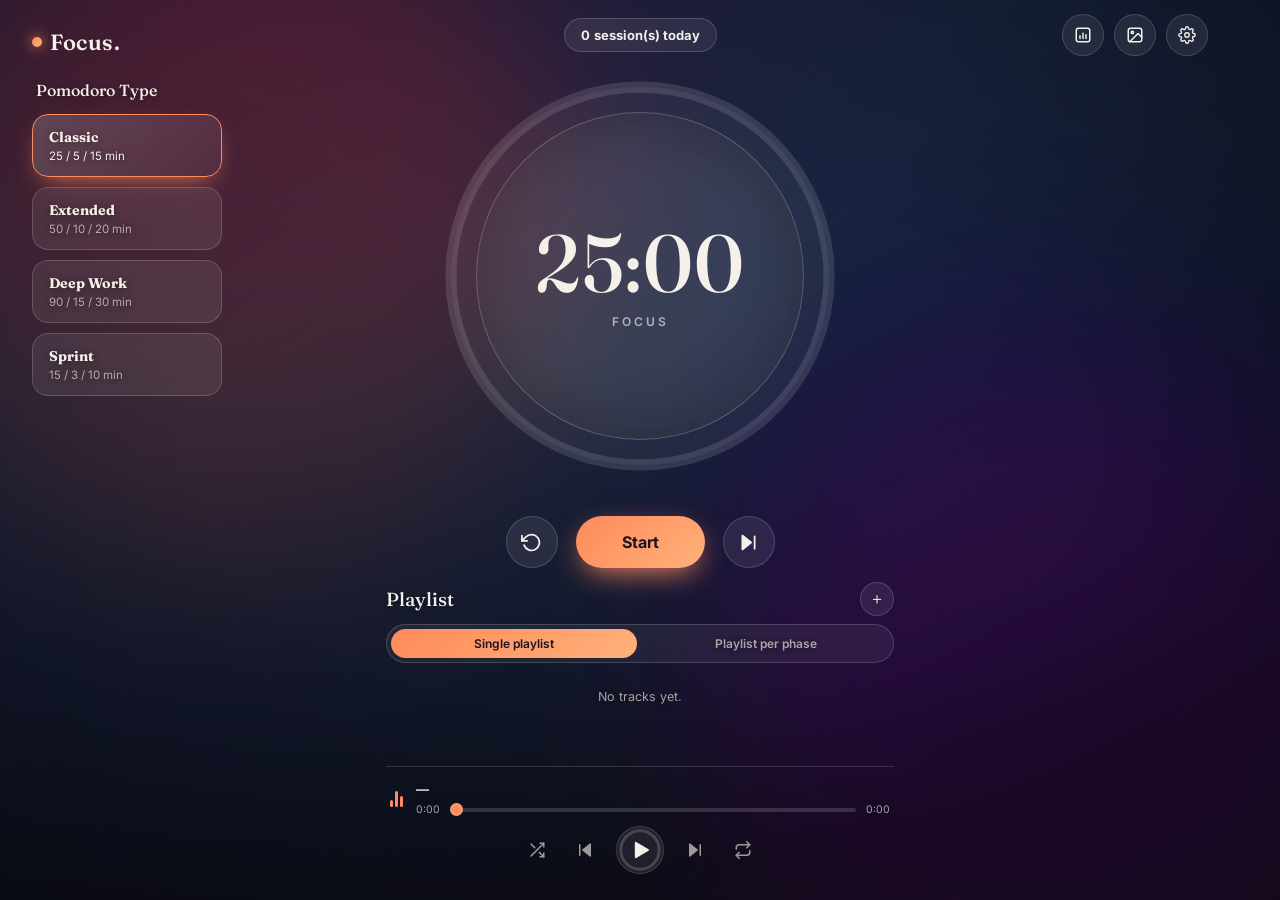
<file: index.html>
<!doctype html>
<html lang="en">
<head>
<link rel="icon" type="image/png" href="favicon.png.png">
<meta charset="UTF-8">
<meta name="viewport" content="width=device-width, initial-scale=1.0">
<meta name="description" content="Personalise your Pomodoro session however you like with Focus.">
<title>Focus</title>
<link rel="preconnect" href="https://fonts.googleapis.com">
<link rel="preconnect" href="https://fonts.gstatic.com" crossorigin>
<link href="https://fonts.googleapis.com/css2?family=Fraunces:opsz,wght@9..144,300;9..144,500;9..144,600&family=Inter:wght@400;500;600;700&display=swap" rel="stylesheet">
<link rel="stylesheet" href="style.css">
</head>
<body class="mode-focus">

  <div class="bg-layer" id="bgLayer">
    <div class="bg-base" id="bgBase"></div>
    <img class="custom-bg" id="customBg" alt="">
    <video class="bg-video" id="bgVideo" autoplay loop muted playsinline></video>
    <div class="blob blob-1"></div>
    <div class="blob blob-2"></div>
    <div class="blob blob-3"></div>
    <div class="grain"></div>
    <div class="vignette"></div>
  </div>

  <div class="app">
    <div class="side-fixed">
      <div class="brand"><span class="brand-dot"></span>Focus.</div>
      <aside class="preset-panel">
        <h2 data-i18n="presetPanelTitle">Pomodoro Type</h2>
        <div class="preset-list" id="presetList"></div>
      </aside>
    </div>

    <header class="topbar">
      <div class="session-badge"><span id="sessionCount">0</span> <span id="sessionLabel" data-i18n="sessionsToday">session(s) today</span></div>
      <div class="topbar-actions">
        <button id="statsBtn" class="icon-btn" data-i18n-title="statsBtnTitle" title="Statistics">
          <svg class="ic" viewBox="0 0 24 24" aria-hidden="true" focusable="false"><rect x="3" y="3" width="18" height="18" rx="3"></rect><path d="M8 16.5v-3.5M12 16.5v-7M16 16.5v-5"></path></svg>
        </button>
        <button id="bgBtn" class="icon-btn" data-i18n-title="bgBtnTitle" title="Change the ambiance">
          <svg class="ic" viewBox="0 0 24 24" aria-hidden="true" focusable="false"><rect x="3" y="3" width="18" height="18" rx="3"></rect><circle cx="8.5" cy="8.5" r="1.5"></circle><path d="M21 15l-5-5L5 21"></path></svg>
        </button>
        <button id="settingsBtn" class="icon-btn" data-i18n-title="settingsBtnTitle" title="Settings">
          <svg class="ic ic-fine" viewBox="0 0 24 24" aria-hidden="true" focusable="false"><circle cx="12" cy="12" r="3"></circle><path d="M19.4 15a1.65 1.65 0 0 0 .33 1.82l.06.06a2 2 0 0 1 0 2.83 2 2 0 0 1-2.83 0l-.06-.06a1.65 1.65 0 0 0-1.82-.33 1.65 1.65 0 0 0-1 1.51V21a2 2 0 0 1-2 2 2 2 0 0 1-2-2v-.09A1.65 1.65 0 0 0 9 19.4a1.65 1.65 0 0 0-1.82.33l-.06.06a2 2 0 0 1-2.83 0 2 2 0 0 1 0-2.83l.06-.06a1.65 1.65 0 0 0 .33-1.82 1.65 1.65 0 0 0-1.51-1H3a2 2 0 0 1-2-2 2 2 0 0 1 2-2h.09A1.65 1.65 0 0 0 4.6 9a1.65 1.65 0 0 0-.33-1.82l-.06-.06a2 2 0 0 1 0-2.83 2 2 0 0 1 2.83 0l.06.06a1.65 1.65 0 0 0 1.82.33H9a1.65 1.65 0 0 0 1-1.51V3a2 2 0 0 1 2-2 2 2 0 0 1 2 2v.09a1.65 1.65 0 0 0 1 1.51 1.65 1.65 0 0 0 1.82-.33l.06-.06a2 2 0 0 1 2.83 0 2 2 0 0 1 0 2.83l-.06.06a1.65 1.65 0 0 0-.33 1.82V9a1.65 1.65 0 0 0 1.51 1H21a2 2 0 0 1 2 2 2 2 0 0 1-2 2h-.09a1.65 1.65 0 0 0-1.51 1z"></path></svg>
        </button>
      </div>
    </header>

    <main class="main-grid">
      <div class="center-column">
        <section class="timer-section">
          <div class="timer-card">
            <svg class="progress-ring" viewBox="0 0 300 300">
              <circle class="ring-bg" cx="150" cy="150" r="135"></circle>
              <circle class="ring-fg" id="ringFg" cx="150" cy="150" r="135"></circle>
            </svg>
            <div class="timer-center">
              <div class="time-display" id="timeDisplay">25:00</div>
              <div class="mode-label" id="modeLabel">Focus</div>
            </div>
          </div>

          <div class="controls">
            <button class="ctrl-btn secondary" id="resetBtn" data-i18n-title="resetBtnTitle" title="Reset"><svg class="ic" viewBox="0 0 24 24" aria-hidden="true" focusable="false"><path d="M1 4v6h6"/><path d="M3.51 15a9 9 0 1 0 2.13-9.36L1 10"/></svg></button>
            <button class="ctrl-btn primary" id="startBtn" data-i18n="startBtnStart">Start</button>
            <button class="ctrl-btn secondary" id="skipBtn" data-i18n-title="skipBtnTitle" title="Skip to next"><svg class="ic" viewBox="0 0 24 24" aria-hidden="true" focusable="false"><path class="ic-fill" d="M5 4l10 8-10 8z"/><path d="M19 5v14"/></svg></button>
          </div>
        </section>

        <aside class="playlist-panel" id="playlistPanel">
          <div class="playlist-header">
            <h2>Playlist</h2>
            <div>
              <button id="addTracksBtn" class="icon-btn small" data-i18n-title="addTracksBtnTitle" title="Add tracks">＋</button>
              <input type="file" id="fileInput" accept="audio/*" multiple hidden>
            </div>
          </div>

          <div class="playlist-mode-toggle" id="playlistModeToggle">
            <button class="pmode-btn" data-plmode="unique" data-i18n="plModeUnique">Single playlist</button>
            <button class="pmode-btn" data-plmode="perphase" data-i18n="plModePerPhase">Playlist per phase</button>
          </div>

          <div class="playlist-phase-tabs" id="playlistPhaseTabs" hidden>
            <button class="pl-phase-tab" data-mode="focus" data-i18n="phaseFocus">Focus</button>
            <button class="pl-phase-tab" data-mode="short" data-i18n="phaseShort">Short break</button>
            <button class="pl-phase-tab" data-mode="long" data-i18n="phaseLong">Long break</button>
          </div>
          <p class="playlist-scope-label" id="playlistScopeLabel" hidden></p>
          <p class="playlist-readonly-note" id="playlistReadonlyNote" data-i18n="readonlyNote" hidden>This playlist will start automatically when this phase begins.</p>

          <ul class="track-list" id="trackList"></ul>

          <div class="spotify-widget" id="spotifyWidgetContainer"></div>

          <div class="now-playing" id="nowPlaying">
            <div class="eq" id="eqIcon"><span></span><span></span><span></span></div>
            <div class="np-info">
              <div class="np-title" id="npTitle">—</div>
              <div class="np-progress-wrap">
                <span id="npCurrent">0:00</span>
                <input type="range" id="seekBar" min="0" max="100" value="0" step="0.1">
                <span id="npDuration">0:00</span>
              </div>
            </div>
          </div>

          <div class="player-controls">
            <button class="player-btn" id="shuffleBtn" data-i18n-title="shuffleTitle" title="Shuffle"><svg class="ic" viewBox="0 0 24 24" aria-hidden="true" focusable="false"><path d="M16 3h5v5"/><path d="M4 20 21 3"/><path d="M21 16v5h-5"/><path d="m15 15 6 6"/><path d="m4 4 5 5"/></svg></button>
            <button class="player-btn" id="prevBtn" data-i18n-title="prevTitle" title="Previous"><svg class="ic" viewBox="0 0 24 24" aria-hidden="true" focusable="false"><path class="ic-fill" d="M19 20 9 12l10-8z"/><path d="M5 19V5"/></svg></button>
            <button class="player-btn play" id="playPauseBtn" data-i18n-title="playPauseTitle" title="Play/Pause" aria-label="Lecture"><svg class="fp-mark" viewBox="0 0 120 120" aria-hidden="true" focusable="false">
                <circle class="fp-halo" cx="60" cy="60" r="46"></circle>
                <circle class="fp-track" cx="60" cy="60" r="50"></circle>
                <circle class="fp-arc" cx="60" cy="60" r="50"></circle>
                <g class="fp-head"><circle cx="60" cy="10" r="4.5"></circle></g>
                <path class="fp-glyph fp-play" d="M49 41 L49 79 L81 60 Z"></path>
                <g class="fp-glyph fp-pause"><rect x="46" y="43" width="9" height="34" rx="4.5"></rect><rect x="65" y="43" width="9" height="34" rx="4.5"></rect></g>
              </svg></button>
            <button class="player-btn" id="nextBtn" data-i18n-title="nextTitle" title="Next"><svg class="ic" viewBox="0 0 24 24" aria-hidden="true" focusable="false"><path class="ic-fill" d="M5 4l10 8-10 8z"/><path d="M19 5v14"/></svg></button>
            <button class="player-btn" id="repeatBtn" data-i18n-title="repeatTitle" title="Repeat"><svg class="ic" viewBox="0 0 24 24" aria-hidden="true" focusable="false"><path d="m17 1 4 4-4 4"/><path d="M3 11V9a4 4 0 0 1 4-4h14"/><path d="m7 23-4-4 4-4"/><path d="M21 13v2a4 4 0 0 1-4 4H3"/><path class="ic-one" d="M10.8 10.6 12.6 9.2V16"/></svg></button>
          </div>
        </aside>
      </div>
    </main>
  </div>

  <div class="modal-overlay" id="statsModal">
    <div class="modal">
      <div class="modal-header">
        <h3 data-i18n="statsModalTitle">Statistics</h3>
        <button class="icon-btn" id="closeStats">✕</button>
      </div>
      <div class="modal-body">
        <p class="stats-summary" id="statsSummary"></p>
        <div class="stats-chart-wrap">
          <div class="stats-axis" id="statsAxis"></div>
          <div class="stats-chart" id="statsChart"></div>
        </div>
      </div>
    </div>
  </div>

  <div class="modal-overlay" id="settingsModal">
    <div class="modal">
      <div class="modal-header">
        <h3 data-i18n="settingsModalTitle">Settings</h3>
        <button class="icon-btn" id="closeSettings">✕</button>
      </div>
      <div class="modal-body">
        <div class="field">
          <span data-i18n="fieldLanguage">Language</span>
          <div class="lang-toggle" id="langToggle">
            <button type="button" class="lang-btn" data-lang="fr">FR</button>
            <button type="button" class="lang-btn" data-lang="en">EN</button>
          </div>
        </div>
        <label class="field"><span data-i18n="fieldFocusDuration">Focus duration (min)</span><input type="number" id="focusInput" min="1" max="120" value="25"></label>
        <label class="field"><span data-i18n="fieldShortDuration">Short break (min)</span><input type="number" id="shortInput" min="1" max="60" value="5"></label>
        <label class="field"><span data-i18n="fieldLongDuration">Long break (min)</span><input type="number" id="longInput" min="1" max="90" value="15"></label>
        <label class="field"><span data-i18n="fieldInterval">Long break every (sessions)</span><input type="number" id="intervalInput" min="2" max="8" value="4"></label>
        <button type="button" class="text-btn" id="resetDurations" data-i18n="resetDurationsBtn">Reset durations to default</button>
        <label class="field toggle-field"><span data-i18n="fieldSound">End-of-session sound</span><input type="checkbox" id="soundToggle" checked></label>
      </div>
      <div class="modal-footer">
        <button class="ctrl-btn primary" id="saveSettings" data-i18n="saveSettingsBtn">Save</button>
      </div>
    </div>
  </div>

  <div class="modal-overlay" id="addTrackModal">
    <div class="modal">
      <div class="modal-header">
        <h3 data-i18n="addTrackModalTitle">Add tracks</h3>
        <button class="icon-btn" id="closeAddTrack">✕</button>
      </div>
      <div class="modal-body">
        <div class="link-input-section">
          <label class="field-label" data-i18n="spotifyLinkLabel">Spotify playlist (share link)</label>
          <div class="link-input-row">
            <input type="text" id="spotifyLinkInput" data-i18n-placeholder="spotifyLinkPlaceholder" placeholder="https://open.spotify.com/playlist/...">
            <button type="button" class="text-btn" id="spotifyLinkAddBtn" data-i18n="spotifyLinkAddBtn">Add</button>
          </div>
        </div>
        <div class="modal-divider"></div>
        <div class="dropzone" id="dropzone">
          <p><span data-i18n="dropzoneMain">Drop your tracks here</span><br><span data-i18n="dropzoneSub">or click to browse</span></p>
        </div>
      </div>
    </div>
  </div>

  <div class="modal-overlay" id="bgModal">
    <div class="modal">
      <div class="modal-header">
        <h3 data-i18n="bgModalTitle">Ambiance</h3>
        <button class="icon-btn" id="closeBg">✕</button>
      </div>
      <div class="modal-body">
        <p class="modal-hint" data-i18n="bgModalHint">Choose a different background for each phase: gradient, image, or animated video.</p>

        <div class="bg-phase-tabs" id="bgPhaseTabs">
          <button class="bg-phase-tab" data-mode="focus" data-i18n="phaseFocus">Focus</button>
          <button class="bg-phase-tab" data-mode="short" data-i18n="phaseShort">Short break</button>
          <button class="bg-phase-tab" data-mode="long" data-i18n="phaseLong">Long break</button>
        </div>

        <div class="preset-grid" id="presetGrid">
          <button class="preset-swatch preset-aurora" data-preset="aurora" data-i18n-title="presetAurora" title="Aurora"></button>
          <button class="preset-swatch preset-dusk" data-preset="dusk" data-i18n-title="presetDusk" title="Dusk"></button>
          <button class="preset-swatch preset-forest" data-preset="forest" data-i18n-title="presetForest" title="Forest"></button>
          <button class="preset-swatch preset-ocean" data-preset="ocean" data-i18n-title="presetOcean" title="Ocean"></button>
          <button class="preset-swatch preset-rose" data-preset="rose" data-i18n-title="presetRose" title="Rose"></button>
          <button class="preset-swatch preset-midnight" data-preset="midnight" data-i18n-title="presetMidnight" title="Midnight"></button>
        </div>

        <div class="link-input-section">
          <label class="field-label" data-i18n="pinterestLinkLabel">Background from an image link (e.g. Pinterest)</label>
          <div class="link-input-row">
            <input type="text" id="pinterestLinkInput" data-i18n-placeholder="pinterestLinkPlaceholder" placeholder="https://i.pinimg.com/...">
            <button type="button" class="text-btn" id="pinterestLinkAddBtn" data-i18n="pinterestLinkAddBtn">Add</button>
          </div>
          <p class="modal-hint" data-i18n="pinterestLinkHint">On Pinterest: right-click the pin's image → &quot;Copy image address&quot;.</p>
        </div>
        <div class="modal-divider"></div>

        <div class="bg-upload-row">
          <label class="upload-btn"><span data-i18n="uploadImageBtn">Import an image</span>
            <input type="file" id="bgFileInput" accept="image/*" hidden>
          </label>
          <label class="upload-btn"><span data-i18n="uploadVideoBtn">Import a video</span>
            <input type="file" id="bgVideoInput" accept="video/*" hidden>
          </label>
        </div>
        <p class="bg-current-label" id="bgCurrentLabel"></p>
        <button class="text-btn" id="removeCustomBg" data-i18n="removeCustomBgBtn">Remove this phase's custom background</button>
      </div>
    </div>
  </div>

  <audio id="audioPlayer" preload="metadata"></audio>
  <div class="toast" id="toast" hidden></div>
  <script src="script.js"></script>
</body>
</html>
</file>
<file: style.css>
:root {
  --glass-bg: rgba(255,255,255,0.08);
  --glass-border: rgba(255,255,255,0.16);
  --glass-bg-strong: rgba(20,16,28,0.55);
  --text: #f5f1ea;
  --text-dim: rgba(245,241,234,0.65);
  --text-shadow: 0 1px 6px rgba(0,0,0,0.45);
  --accent: #ff8a5b;
  --accent-2: #ff6b9d;
  --radius-lg: 28px;
  --radius-md: 18px;
}

/* Fond personnalisé (image/vidéo) trop clair pour du texte blanc : on bascule en texte sombre */
body.bg-is-light {
  --text: #1c1622;
  --text-dim: rgba(28,22,34,0.7);
  --text-shadow: 0 1px 6px rgba(255,255,255,0.6);
}

body.mode-focus   { --accent: #ff8a5b; --accent-2: #ffb17a; --mode-a: #ff8a5b; --mode-b: #ff6b9d; --mode-c: #6a3fa0; }
body.mode-short    { --accent: #4ecdc4; --accent-2: #6bd6c0; --mode-a: #4ecdc4; --mode-b: #2b7a78; --mode-c: #1c4b56; }
body.mode-long     { --accent: #9d8cf6; --accent-2: #c7b8ff; --mode-a: #7b6cf6; --mode-b: #a685e2; --mode-c: #4c3a8f; }

* { box-sizing: border-box; }
html, body { height: 100%; }
body {
  margin: 0;
  font-family: 'Inter', system-ui, sans-serif;
  color: var(--text);
  overflow-x: hidden;
  min-height: 100vh;
}

/* ---------- Background ---------- */
.bg-layer {
  position: fixed;
  inset: 0;
  z-index: -1;
  overflow: hidden;
  background: #120e18;
}
.bg-base {
  position: absolute; inset: 0;
  background: radial-gradient(120% 100% at 15% 10%, #2a1e3f 0%, #150f22 55%, #0c0a12 100%);
  transition: background 1.2s ease;
}
body.preset-aurora .bg-base { background: radial-gradient(120% 100% at 20% 0%, #2b1e46 0%, #17233e 45%, #0b0d18 100%); }
body.preset-dusk .bg-base { background: radial-gradient(120% 100% at 80% 10%, #3d1f3a 0%, #23142f 45%, #0e0a16 100%); }
body.preset-forest .bg-base { background: radial-gradient(120% 100% at 20% 90%, #163326 0%, #0f2620 45%, #0a1512 100%); }
body.preset-ocean .bg-base { background: radial-gradient(120% 100% at 80% 90%, #0e2f44 0%, #0b2434 45%, #060f18 100%); }
body.preset-rose .bg-base { background: radial-gradient(120% 100% at 30% 10%, #4a1f33 0%, #2c1524 45%, #150a12 100%); }
body.preset-midnight .bg-base { background: radial-gradient(120% 100% at 50% 0%, #131a33 0%, #0c0f22 45%, #060712 100%); }

.custom-bg {
  position: absolute; inset: 0;
  width: 100%; height: 100%;
  object-fit: cover;
  display: none;
}
body.has-custom-bg .custom-bg { display: block; }
body.has-custom-bg .bg-base { display: none; }

.bg-video {
  position: absolute; inset: 0;
  width: 100%; height: 100%;
  object-fit: cover;
  display: none;
}
body.has-custom-video .bg-video { display: block; }
body.has-custom-video .bg-base { display: none; }
body.has-custom-video .custom-bg { display: none; }

.blob {
  position: absolute;
  width: 55vmax; height: 55vmax;
  border-radius: 50%;
  filter: blur(90px);
  mix-blend-mode: soft-light;
  opacity: 0.75;
  transition: background 1s ease;
  will-change: transform;
}
.blob-1 { background: var(--mode-a); top: -15%; left: -10%; animation: float1 22s ease-in-out infinite; }
.blob-2 { background: var(--mode-b); bottom: -20%; right: -10%; animation: float2 26s ease-in-out infinite; }
.blob-3 { background: var(--mode-c); top: 30%; left: 55%; animation: float3 30s ease-in-out infinite; }

@keyframes float1 { 0%,100% { transform: translate(0,0) scale(1); } 50% { transform: translate(8%,10%) scale(1.15); } }
@keyframes float2 { 0%,100% { transform: translate(0,0) scale(1); } 50% { transform: translate(-6%,-8%) scale(1.1); } }
@keyframes float3 { 0%,100% { transform: translate(0,0) scale(1); } 50% { transform: translate(-10%,6%) scale(0.9); } }

.grain {
  position: absolute; inset: 0;
  opacity: 0.05;
  mix-blend-mode: overlay;
  background-image: url("data:image/svg+xml;utf8,<svg xmlns='http://www.w3.org/2000/svg' width='120' height='120'><filter id='n'><feTurbulence type='fractalNoise' baseFrequency='0.9' numOctaves='2' stitchTiles='stitch'/></filter><rect width='100%25' height='100%25' filter='url(%23n)'/></svg>");
}
.vignette {
  position: absolute; inset: 0;
  background: radial-gradient(120% 100% at 50% 50%, transparent 30%, rgba(6,5,10,0.55) 100%);
}

/* ---------- Layout ---------- */
.app {
  position: relative;
  max-width: 1200px;
  margin: 0 auto;
  padding: 18px 32px 20px;
  min-height: 100vh;
  height: 100vh;
  display: flex;
  flex-direction: column;
}

.side-fixed {
  position: fixed;
  top: 28px;
  left: 32px;
  width: 190px;
  z-index: 5;
  display: flex;
  flex-direction: column;
  gap: 24px;
}
.topbar {
  position: relative;
  display: flex;
  align-items: center;
  justify-content: center;
  gap: 16px;
  margin-bottom: 14px;
}
.brand {
  font-family: 'Fraunces', serif;
  font-weight: 600;
  font-size: 22px;
  display: flex;
  align-items: center;
  gap: 8px;
  letter-spacing: 0.5px;
}
.brand-dot {
  width: 10px; height: 10px; border-radius: 50%;
  background: linear-gradient(135deg, var(--accent), var(--accent-2));
  box-shadow: 0 0 14px var(--accent);
}
.session-badge {
  font-size: 13px;
  color: var(--text-dim);
  background: var(--glass-bg);
  border: 1px solid var(--glass-border);
  padding: 8px 16px;
  border-radius: 999px;
  backdrop-filter: blur(14px);
}
.session-badge span { color: var(--text); font-weight: 700; }
.topbar-actions {
  display: flex;
  gap: 10px;
  position: absolute;
  right: 0;
  top: 50%;
  transform: translateY(-50%);
}

.icon-btn {
  width: 42px; height: 42px;
  border-radius: 50%;
  border: 1px solid var(--glass-border);
  background: var(--glass-bg);
  color: var(--text);
  font-size: 17px;
  cursor: pointer;
  backdrop-filter: blur(14px);
  transition: transform .2s ease, background .2s ease;
  display: flex; align-items: center; justify-content: center;
}
.icon-btn:hover { transform: translateY(-2px); background: rgba(255,255,255,0.14); }
.icon-btn.small { width: 34px; height: 34px; font-size: 16px; }
.icon-btn svg { width: 18px; height: 18px; flex-shrink: 0; }

.main-grid {
  flex: 1;
  min-height: 0;
  display: flex;
  justify-content: center;
}

.center-column {
  flex: 1;
  min-width: 0;
  display: flex;
  flex-direction: column;
  align-items: center;
  justify-content: flex-start;
  gap: 14px;
}

/* ---------- Pomodoro type presets ---------- */
.preset-panel {
  display: flex;
  flex-direction: column;
  gap: 12px;
}
.preset-panel h2 {
  font-family: 'Fraunces', serif;
  font-weight: 500;
  font-size: 16px;
  margin: 0 0 2px 4px;
  text-shadow: var(--text-shadow);
}
.preset-list {
  display: flex;
  flex-direction: column;
  gap: 10px;
}
.preset-btn {
  display: flex;
  flex-direction: column;
  align-items: flex-start;
  gap: 3px;
  width: 100%;
  padding: 13px 16px;
  border-radius: 16px;
  border: 1px solid var(--glass-border);
  background: var(--glass-bg);
  backdrop-filter: blur(14px);
  color: var(--text);
  text-shadow: var(--text-shadow);
  cursor: pointer;
  text-align: left;
  font-family: inherit;
  transition: transform .2s ease, background .2s ease, border-color .2s ease;
}
.preset-btn:hover { transform: translateY(-2px); background: rgba(255,255,255,0.14); }
.preset-btn.active {
  border-color: var(--accent);
  background: linear-gradient(135deg, rgba(255,255,255,0.18), rgba(255,255,255,0.06));
  box-shadow: 0 10px 26px -12px var(--accent);
}
.preset-btn .p-label { font-weight: 700; font-size: 14px; font-family: 'Fraunces', serif; }
.preset-btn .p-desc { font-size: 11.5px; color: var(--text-dim); }
.preset-btn.active .p-desc { color: var(--text); }

/* Tablette et ordinateur gardent le format ordinateur : seul le téléphone (<=640px) bascule en format mobile. */
@media (max-width: 640px) {
  .side-fixed {
    position: static;
    width: 100%;
    max-width: 520px;
    margin: 0 auto 20px;
  }
  .preset-list { flex-direction: row; flex-wrap: wrap; }
  .preset-btn { width: auto; flex: 1 1 45%; }
}

/* ---------- Timer ---------- */
.timer-section {
  display: flex;
  flex-direction: column;
  align-items: center;
  padding: 0 10px;
  flex-shrink: 0;
}

.timer-card {
  position: relative;
  width: min(62vmin, 420px);
  height: min(62vmin, 420px);
  display: flex;
  align-items: center;
  justify-content: center;
}
.progress-ring {
  position: absolute; inset: 0;
  width: 100%; height: 100%;
  transform: rotate(-90deg);
  filter: drop-shadow(0 10px 40px rgba(0,0,0,0.35));
}
.ring-bg {
  fill: rgba(255,255,255,0.05);
  stroke: rgba(255,255,255,0.12);
  stroke-width: 8;
}
.ring-fg {
  fill: transparent;
  stroke: var(--accent);
  stroke-width: 8;
  stroke-linecap: round;
  stroke-dasharray: 848.23;
  stroke-dashoffset: 0;
  transition: stroke-dashoffset 1s linear, stroke .6s ease;
}
.timer-center {
  position: relative;
  text-align: center;
  background: var(--glass-bg);
  border: 1px solid var(--glass-border);
  backdrop-filter: blur(20px);
  width: 78%; height: 78%;
  border-radius: 50%;
  display: flex;
  flex-direction: column;
  align-items: center;
  justify-content: center;
  box-shadow: inset 0 0 60px rgba(0,0,0,0.25);
}
.time-display {
  font-family: 'Fraunces', serif;
  font-weight: 500;
  font-size: clamp(48px, 9vmin, 84px);
  letter-spacing: 1px;
  line-height: 1;
  font-variant-numeric: tabular-nums;
}
.mode-label {
  margin-top: 10px;
  text-transform: uppercase;
  letter-spacing: 3px;
  font-size: 12px;
  color: var(--text-dim);
  font-weight: 600;
}

.controls {
  display: flex;
  align-items: center;
  gap: 18px;
  margin-top: 30px;
}
.ctrl-btn {
  border: none;
  cursor: pointer;
  font-family: inherit;
  font-weight: 700;
  transition: transform .2s ease, box-shadow .2s ease, background .2s ease;
}
.ctrl-btn.primary {
  padding: 16px 46px;
  border-radius: 999px;
  font-size: 16px;
  color: #1a1420;
  background: linear-gradient(135deg, var(--accent), var(--accent-2));
  box-shadow: 0 10px 30px -8px var(--accent);
}
.ctrl-btn.primary:hover { transform: translateY(-2px) scale(1.02); }
.ctrl-btn.primary.is-running { background: linear-gradient(135deg, #e2574a, #ff7a7a); box-shadow: 0 10px 30px -8px #e2574a; }
.ctrl-btn.secondary {
  width: 52px; height: 52px;
  border-radius: 50%;
  background: var(--glass-bg);
  border: 1px solid var(--glass-border);
  color: var(--text);
  font-size: 18px;
  backdrop-filter: blur(14px);
}
.ctrl-btn.secondary:hover { transform: translateY(-2px); background: rgba(255,255,255,0.14); }

/* ---------- Playlist panel ---------- */
.playlist-panel {
  background: transparent;
  border: none;
  padding: 0 6px 6px;
  display: flex;
  flex-direction: column;
  gap: 8px;
  width: 100%;
  max-width: 520px;
  margin: 0 auto;
  min-height: 0;
  flex: 1;
}
.playlist-panel .track-list {
  max-height: min(18vh, 140px);
}
.playlist-panel, .playlist-panel * {
  text-shadow: var(--text-shadow);
}
.playlist-header {
  display: flex;
  align-items: center;
  justify-content: space-between;
}
.playlist-header h2 {
  font-family: 'Fraunces', serif;
  font-weight: 500;
  font-size: 19px;
  margin: 0;
}

.playlist-mode-toggle {
  display: flex;
  gap: 6px;
  background: rgba(255,255,255,0.06);
  border: 1px solid var(--glass-border);
  padding: 4px;
  border-radius: 999px;
}
.pmode-btn {
  flex: 1;
  border: none;
  background: transparent;
  color: var(--text-dim);
  padding: 7px 8px;
  border-radius: 999px;
  cursor: pointer;
  font-size: 12px;
  font-weight: 600;
  font-family: inherit;
  text-shadow: var(--text-shadow);
  transition: all .2s ease;
}
.pmode-btn.active {
  background: linear-gradient(135deg, var(--accent), var(--accent-2));
  color: #1a1420;
  text-shadow: none;
}

.playlist-scope-label {
  text-align: center;
  font-size: 11.5px;
  font-weight: 600;
  letter-spacing: 1px;
  text-transform: uppercase;
  color: var(--accent);
  margin: -4px 0 0;
}
.playlist-readonly-note {
  text-align: center;
  font-size: 11px;
  color: var(--text-dim);
  line-height: 1.4;
  margin: -2px 0 0;
}
.track-list.readonly .track-item { cursor: default; }
.track-list.readonly .track-item:hover { background: none; }

.playlist-phase-tabs {
  display: flex;
  gap: 6px;
}
.playlist-phase-tabs[hidden] {
  display: none;
}
.pl-phase-tab {
  flex: 1;
  border: 1px solid var(--glass-border);
  background: rgba(255,255,255,0.05);
  color: var(--text-dim);
  padding: 7px 4px;
  border-radius: 10px;
  cursor: pointer;
  font-size: 11.5px;
  font-weight: 600;
  font-family: inherit;
  text-shadow: var(--text-shadow);
  transition: all .2s ease;
}
.pl-phase-tab.active {
  border-color: var(--accent);
  background: rgba(255,255,255,0.14);
  color: var(--text);
}

.dropzone {
  border: 1.5px dashed var(--glass-border);
  border-radius: var(--radius-md);
  padding: 16px 10px;
  text-align: center;
  color: var(--text-dim);
  font-size: 12.5px;
  cursor: pointer;
  transition: border-color .2s ease, background .2s ease;
}
.dropzone span[data-i18n="dropzoneSub"] { opacity: 0.7; }
.dropzone.drag-over { border-color: var(--accent); background: rgba(255,255,255,0.06); color: var(--text); }

.track-list {
  list-style: none;
  margin: 0; padding: 0;
  overflow-y: auto;
  flex: 1;
  min-height: 60px;
  display: flex;
  flex-direction: column;
  gap: 4px;
}
.track-list::-webkit-scrollbar { width: 6px; }
.track-list::-webkit-scrollbar-thumb { background: rgba(255,255,255,0.15); border-radius: 4px; }

.track-item {
  display: flex;
  align-items: center;
  gap: 10px;
  padding: 9px 10px;
  border-radius: 12px;
  cursor: pointer;
  transition: background .18s ease;
}
.track-item:hover { background: rgba(255,255,255,0.06); }
.track-item.playing { background: rgba(255,255,255,0.1); }
.track-item .t-index { width: 18px; font-size: 12px; color: var(--text-dim); flex-shrink: 0; }
.track-item.playing .t-index { color: var(--accent); }
.track-item .t-name {
  flex: 1;
  font-size: 13.5px;
  white-space: nowrap;
  overflow: hidden;
  text-overflow: ellipsis;
}
.track-item .t-dur { font-size: 11.5px; color: var(--text-dim); flex-shrink: 0; }
.track-item .t-remove {
  flex-shrink: 0;
  background: none; border: none; color: var(--text-dim);
  cursor: pointer; font-size: 13px; opacity: 0; transition: opacity .15s ease;
  padding: 2px 4px;
}
.track-item:hover .t-remove { opacity: 1; }
.track-item .t-remove:hover { color: #ff7a7a; }

.playlist-empty-hint {
  text-align: center;
  color: var(--text-dim);
  font-size: 12.5px;
  padding: 18px 6px;
}

.now-playing {
  display: flex;
  align-items: center;
  gap: 10px;
  padding: 10px 4px 2px;
  border-top: 1px solid var(--glass-border);
  padding-top: 14px;
}
.now-playing[hidden] {
  display: none;
}
.eq {
  display: flex;
  align-items: flex-end;
  gap: 2px;
  width: 16px; height: 16px;
  flex-shrink: 0;
}
.eq span {
  width: 3px;
  background: var(--accent);
  border-radius: 2px;
  animation: eq 1s ease-in-out infinite;
}
.eq span:nth-child(1) { height: 40%; animation-delay: 0s; }
.eq span:nth-child(2) { height: 100%; animation-delay: .2s; }
.eq span:nth-child(3) { height: 65%; animation-delay: .4s; }
.now-playing.paused .eq span { animation-play-state: paused; }
@keyframes eq { 0%,100% { transform: scaleY(0.4); } 50% { transform: scaleY(1); } }

.np-info { flex: 1; min-width: 0; }
.np-title {
  font-size: 13px; font-weight: 600;
  white-space: nowrap; overflow: hidden; text-overflow: ellipsis;
  margin-bottom: 6px;
}
.np-progress-wrap { display: flex; align-items: center; gap: 8px; font-size: 10.5px; color: var(--text-dim); }
.np-progress-wrap input[type="range"] { flex: 1; }

input[type="range"] {
  -webkit-appearance: none;
  appearance: none;
  height: 4px;
  border-radius: 4px;
  background: rgba(255,255,255,0.15);
  cursor: pointer;
}
input[type="range"]::-webkit-slider-thumb {
  -webkit-appearance: none;
  width: 13px; height: 13px;
  border-radius: 50%;
  background: var(--accent);
  border: 2px solid #fff2;
  cursor: pointer;
}
input[type="range"]::-moz-range-thumb {
  width: 13px; height: 13px;
  border-radius: 50%;
  background: var(--accent);
  border: 2px solid #fff2;
  cursor: pointer;
}

.player-controls {
  display: flex;
  align-items: center;
  justify-content: center;
  gap: 14px;
}
.player-btn {
  background: none;
  border: none;
  color: var(--text);
  /* l'atténuation passe par opacity, pas par une couleur semi-transparente :
     sinon le remplissage et le contour d'une même icône se composent à deux niveaux */
  opacity: 0.62;
  font-size: 16px;
  cursor: pointer;
  width: 34px; height: 34px;
  border-radius: 50%;
  display: flex; align-items: center; justify-content: center;
  transition: color .15s ease, background .15s ease, opacity .15s ease;
}
.player-btn:hover { color: var(--text); background: rgba(255,255,255,0.08); opacity: 1; }
.player-btn.active { color: var(--accent); opacity: 1; }
/* ---------- Icônes SVG des contrôles ---------- */
.ic {
  display: block;
  width: 18px; height: 18px;
  fill: none;
  stroke: currentColor;
  stroke-width: 2;
  stroke-linecap: round;
  stroke-linejoin: round;
}
.ic .ic-fill { fill: currentColor; }
/* tracé allégé pour une icône très détaillée, qui s'empâterait à 2 px */
.ic-fine { stroke-width: 1.8; }
.ctrl-btn.secondary {
  display: flex;
  align-items: center;
  justify-content: center;
}
.ctrl-btn .ic { width: 21px; height: 21px; }
/* le « 1 » n'apparaît qu'en répétition d'une seule piste */
.ic-one { opacity: 0; transition: opacity .15s ease; }
.player-btn.repeat-one .ic-one { opacity: 1; }

/* ---------- Bouton lecture = marque Focus ---------- */
.player-btn.play {
  --p: 0;
  opacity: 1;
  width: 48px; height: 48px;
  padding: 0;
  background: rgba(255,255,255,0.08);
  border: 1px solid rgba(255,255,255,0.14);
  color: var(--text);
  transition: background .18s ease, border-color .18s ease, transform .18s ease;
}
.player-btn.play:hover {
  background: rgba(255,255,255,0.14);
  border-color: rgba(255,255,255,0.26);
  color: var(--text);
  transform: scale(1.06);
}
.player-btn.play:active { transform: scale(0.94); }
/* fond personnalisé clair : le contour blanc disparaîtrait */
body.bg-is-light .player-btn.play { background: rgba(0,0,0,0.06); border-color: rgba(0,0,0,0.14); }
body.bg-is-light .player-btn.play:hover { background: rgba(0,0,0,0.12); border-color: rgba(0,0,0,0.22); }
.player-btn.play:focus-visible { outline: 2px solid var(--accent); outline-offset: 3px; }

.fp-mark { display: block; width: 100%; height: 100%; }

.fp-track {
  fill: none;
  stroke: currentColor;
  stroke-width: 8;
  opacity: 0.18;
}
.fp-arc {
  fill: none;
  stroke: var(--accent);
  stroke-width: 8;
  stroke-linecap: round;
  stroke-dasharray: 314.16px;
  stroke-dashoffset: calc(314.16px * (1 - var(--p)));
  transform-box: view-box;
  transform-origin: center;
  transform: rotate(-90deg);
  transition: stroke-dashoffset .28s linear;
}
.fp-head {
  fill: var(--accent);
  opacity: 0;
  transform-box: view-box;
  transform-origin: center;
  transform: rotate(calc(var(--p) * 360deg));
  transition: transform .28s linear, opacity .25s ease;
}
.player-btn.play.is-playing .fp-head { opacity: 1; }

.fp-halo {
  fill: none;
  stroke: var(--accent);
  stroke-width: 2.5;
  opacity: 0;
  transform-box: view-box;
  transform-origin: center;
}
.player-btn.play.is-playing .fp-halo { animation: fp-halo 3.2s ease-out infinite; }
@keyframes fp-halo {
  0%   { transform: scale(0.92); opacity: 0; }
  25%  { opacity: 0.32; }
  100% { transform: scale(1.18); opacity: 0; }
}

.fp-glyph {
  fill: currentColor;
  transform-box: view-box;
  transform-origin: center;
  transition: opacity .2s ease, transform .2s ease;
}
.fp-play { stroke: currentColor; stroke-width: 5; stroke-linejoin: round; }
.fp-pause { opacity: 0; transform: scale(0.7); }
.player-btn.play.is-playing .fp-play { opacity: 0; transform: scale(0.7); }
.player-btn.play.is-playing .fp-pause { opacity: 1; transform: scale(1); }

/* saut de piste / seek : on repositionne sans balayer l'anneau à rebours */
.player-btn.play.fp-jump .fp-arc,
.player-btn.play.fp-jump .fp-head { transition: none; }

@media (prefers-reduced-motion: reduce) {
  .player-btn.play.is-playing .fp-halo { animation: none; }
  .player-btn.play:hover, .player-btn.play:active { transform: none; }
  .fp-arc, .fp-head, .fp-glyph { transition: none; }
}

/* ---------- Modals ---------- */
.modal-overlay {
  position: fixed; inset: 0;
  background: rgba(6,5,10,0.6);
  backdrop-filter: blur(6px);
  display: none;
  align-items: center;
  justify-content: center;
  z-index: 50;
  padding: 20px;
}
.modal-overlay.open { display: flex; }
.modal {
  width: 100%;
  max-width: 420px;
  max-height: calc(100vh - 40px);
  overflow-y: auto;
  background: rgba(24,19,32,0.92);
  border: 1px solid var(--glass-border);
  border-radius: var(--radius-lg);
  padding: 22px 24px 26px;
  box-shadow: 0 30px 80px -20px rgba(0,0,0,0.7);
}
.modal-header {
  display: flex;
  align-items: center;
  justify-content: space-between;
  margin-bottom: 16px;
}
.modal-header h3 { font-family: 'Fraunces', serif; font-weight: 500; margin: 0; font-size: 19px; }
.modal-body { display: flex; flex-direction: column; gap: 14px; }
.modal-hint { font-size: 12.5px; color: var(--text-dim); margin: -6px 0 4px; }

.field {
  display: flex;
  align-items: center;
  justify-content: space-between;
  gap: 12px;
  font-size: 13.5px;
  color: var(--text-dim);
}
.lang-toggle {
  display: flex;
  gap: 4px;
  background: rgba(255,255,255,0.06);
  border: 1px solid var(--glass-border);
  padding: 3px;
  border-radius: 999px;
}
.lang-btn {
  border: none;
  background: transparent;
  color: var(--text-dim);
  padding: 6px 12px;
  border-radius: 999px;
  cursor: pointer;
  font-size: 11.5px;
  font-weight: 700;
  font-family: inherit;
  transition: all .2s ease;
}
.lang-btn.active {
  background: linear-gradient(135deg, var(--accent), var(--accent-2));
  color: #1a1420;
}
.field input[type="number"] {
  width: 70px;
  padding: 8px 10px;
  border-radius: 10px;
  border: 1px solid var(--glass-border);
  background: rgba(255,255,255,0.06);
  color: var(--text);
  font-family: inherit;
  font-size: 13.5px;
}
.toggle-field input[type="checkbox"] {
  width: 20px; height: 20px;
  accent-color: var(--accent);
}
.modal-footer { margin-top: 20px; display: flex; justify-content: flex-end; }

.bg-phase-tabs {
  display: flex;
  gap: 6px;
  background: rgba(255,255,255,0.06);
  border: 1px solid var(--glass-border);
  padding: 5px;
  border-radius: 999px;
  margin-bottom: 16px;
}
.bg-phase-tab {
  flex: 1;
  border: none;
  background: transparent;
  color: var(--text-dim);
  padding: 8px 6px;
  border-radius: 999px;
  cursor: pointer;
  font-size: 12px;
  font-weight: 600;
  font-family: inherit;
  transition: all .2s ease;
}
.bg-phase-tab.active {
  background: linear-gradient(135deg, var(--accent), var(--accent-2));
  color: #1a1420;
}

.stats-summary {
  text-align: center;
  font-size: 13.5px;
  color: var(--text-dim);
  margin: 0 0 20px;
}
.stats-summary strong { color: var(--text); font-weight: 700; }

.stats-chart-wrap {
  display: flex;
  gap: 8px;
}
.stats-axis {
  flex-shrink: 0;
  width: 26px;
  display: flex;
  flex-direction: column;
  justify-content: space-between;
  align-items: flex-end;
  height: 90px;
  margin-top: 20px;
}
.stats-axis span {
  font-size: 10px;
  color: var(--text-dim);
  line-height: 1;
}

.stats-chart {
  display: flex;
  flex: 1;
  gap: 8px;
  border-left: 1px solid var(--glass-border);
  padding-left: 8px;
}
.stats-col {
  flex: 1;
  display: flex;
  flex-direction: column;
  align-items: center;
  gap: 6px;
  min-width: 0;
}
.stats-value {
  font-size: 11px;
  color: var(--text-dim);
  font-weight: 600;
  height: 14px;
}
.stats-track {
  width: 100%;
  height: 90px;
  display: flex;
  align-items: flex-end;
}
.stats-bar {
  width: 100%;
  min-height: 3px;
  border-radius: 6px 6px 3px 3px;
  background: linear-gradient(180deg, var(--accent-2), var(--accent));
  transition: height .3s ease;
}
.stats-label {
  font-size: 10.5px;
  color: var(--text-dim);
  text-transform: uppercase;
}
.stats-col.today .stats-value,
.stats-col.today .stats-label { color: var(--accent); font-weight: 700; }

.preset-grid {
  display: grid;
  grid-template-columns: repeat(3, 1fr);
  gap: 10px;
  margin-bottom: 14px;
}
.preset-swatch {
  height: 56px;
  border-radius: 14px;
  border: 2px solid transparent;
  cursor: pointer;
  transition: transform .15s ease, border-color .15s ease;
}
.preset-swatch:hover { transform: translateY(-2px); }
.preset-swatch.selected { border-color: var(--accent); }
.preset-aurora { background: radial-gradient(circle at 30% 20%, #6a5bd6, #17233e); }
.preset-dusk { background: radial-gradient(circle at 70% 20%, #b5498f, #23142f); }
.preset-forest { background: radial-gradient(circle at 30% 80%, #2f9c6f, #0f2620); }
.preset-ocean { background: radial-gradient(circle at 70% 80%, #2a86b8, #0b2434); }
.preset-rose { background: radial-gradient(circle at 30% 20%, #d6597f, #2c1524); }
.preset-midnight { background: radial-gradient(circle at 50% 10%, #4b5aa8, #0c0f22); }

.bg-upload-row {
  display: flex;
  gap: 10px;
  margin-bottom: 4px;
}
.upload-btn {
  flex: 1;
  display: block;
  text-align: center;
  padding: 12px 8px;
  border-radius: 12px;
  border: 1px solid var(--glass-border);
  background: rgba(255,255,255,0.06);
  cursor: pointer;
  font-size: 13px;
  font-weight: 600;
  transition: background .15s ease;
}
.upload-btn:hover { background: rgba(255,255,255,0.12); }
.bg-current-label {
  text-align: center;
  font-size: 11.5px;
  color: var(--text-dim);
  margin: 0;
}
.text-btn {
  background: none;
  border: none;
  color: var(--text-dim);
  font-size: 12.5px;
  text-decoration: underline;
  cursor: pointer;
  padding: 0;
}
.text-btn:hover { color: var(--text); }

/* ---------- Spotify integration (OAuth account connection + Web Playback SDK) ---------- */
.link-input-section {
  display: flex;
  flex-direction: column;
  gap: 8px;
  margin-bottom: 4px;
}
.field-label {
  font-size: 12.5px;
  color: var(--text-dim);
}
.link-input-row {
  display: flex;
  gap: 10px;
  align-items: center;
}
.link-input-row input[type="text"] {
  flex: 1;
  background: rgba(255,255,255,0.06);
  border: 1px solid var(--glass-border);
  border-radius: 10px;
  padding: 9px 12px;
  color: var(--text);
  font-size: 13px;
  font-family: inherit;
}
/* Vert Spotify pour le bloc "lien de playlist Spotify" */
.link-input-section {
  --spotify-green: #1db954;
}
.link-input-section .field-label {
  color: var(--spotify-green);
  font-weight: 600;
}
.link-input-section input[type="text"] {
  border-color: rgba(29,185,84,0.45);
}
.link-input-section input[type="text"]:focus {
  outline: none;
  border-color: var(--spotify-green);
  box-shadow: 0 0 0 3px rgba(29,185,84,0.25);
}
#spotifyLinkAddBtn {
  background: var(--spotify-green);
  color: #0b1a10;
  text-decoration: none;
  font-weight: 600;
  padding: 9px 16px;
  border-radius: 999px;
  transition: background 0.15s;
}
#spotifyLinkAddBtn:hover {
  background: #1ed760;
  color: #0b1a10;
}

.modal-divider {
  border-top: 1px solid var(--glass-border);
  margin: 2px 0;
}

.spotify-widget-slot {
  display: flex;
  flex-direction: column;
  gap: 6px;
}
.spotify-widget-slot[hidden] {
  display: none;
}
.spotify-embed-mount iframe {
  border-radius: 12px;
  width: 100%;
}
.spotify-widget-status {
  font-size: 12.5px;
  color: var(--text-dim);
  margin: 0;
}
.spotify-widget-status:empty {
  display: none;
}
.spotify-remove-btn {
  align-self: flex-start;
}

.toast {
  position: fixed;
  bottom: 24px;
  left: 50%;
  transform: translateX(-50%);
  max-width: 90vw;
  padding: 12px 20px;
  border-radius: 999px;
  background: var(--glass-bg-strong);
  border: 1px solid var(--glass-border);
  backdrop-filter: blur(14px);
  color: var(--text);
  font-size: 13px;
  text-align: center;
  z-index: 80;
  box-shadow: 0 15px 40px -12px rgba(0,0,0,0.6);
}
.toast[hidden] { display: none; }

@media (max-width: 520px) {
  .app { padding: 20px 16px 28px; }
  .brand { font-size: 18px; }
  .session-badge { display: none; }
  .controls { gap: 12px; }
  .ctrl-btn.primary { padding: 14px 32px; font-size: 14px; }
}

/* ---------- Mobile (phone only, <=640px): real scrolling layout instead of the squeezed single-screen desktop grid. Tablet and desktop are untouched. ---------- */
@media (max-width: 640px) {
  html, body { height: auto; }
  body { min-height: 100vh; overflow-y: auto; }

  .app {
    height: auto;
    min-height: 100vh;
    padding: 18px 16px calc(32px + env(safe-area-inset-bottom, 0px));
    overflow: visible;
  }

  .main-grid { flex: none; }
  .center-column { flex: none; gap: 20px; }

  .side-fixed { margin: 0 auto 18px; gap: 16px; }
  .preset-list { flex-direction: column; }
  .preset-btn { flex: 1 1 100%; }

  .timer-section { flex-shrink: 0; }
  .timer-card { width: min(72vmin, 300px); height: min(72vmin, 300px); }
  .time-display { font-size: clamp(42px, 13vmin, 64px); }

  .controls { margin-top: 24px; }
  .ctrl-btn.secondary { width: 48px; height: 48px; }

  .playlist-panel { flex: none; margin-top: 8px; }
  .playlist-panel .track-list { max-height: 45vh; }

  .topbar { margin-bottom: 18px; }
}
</file>
